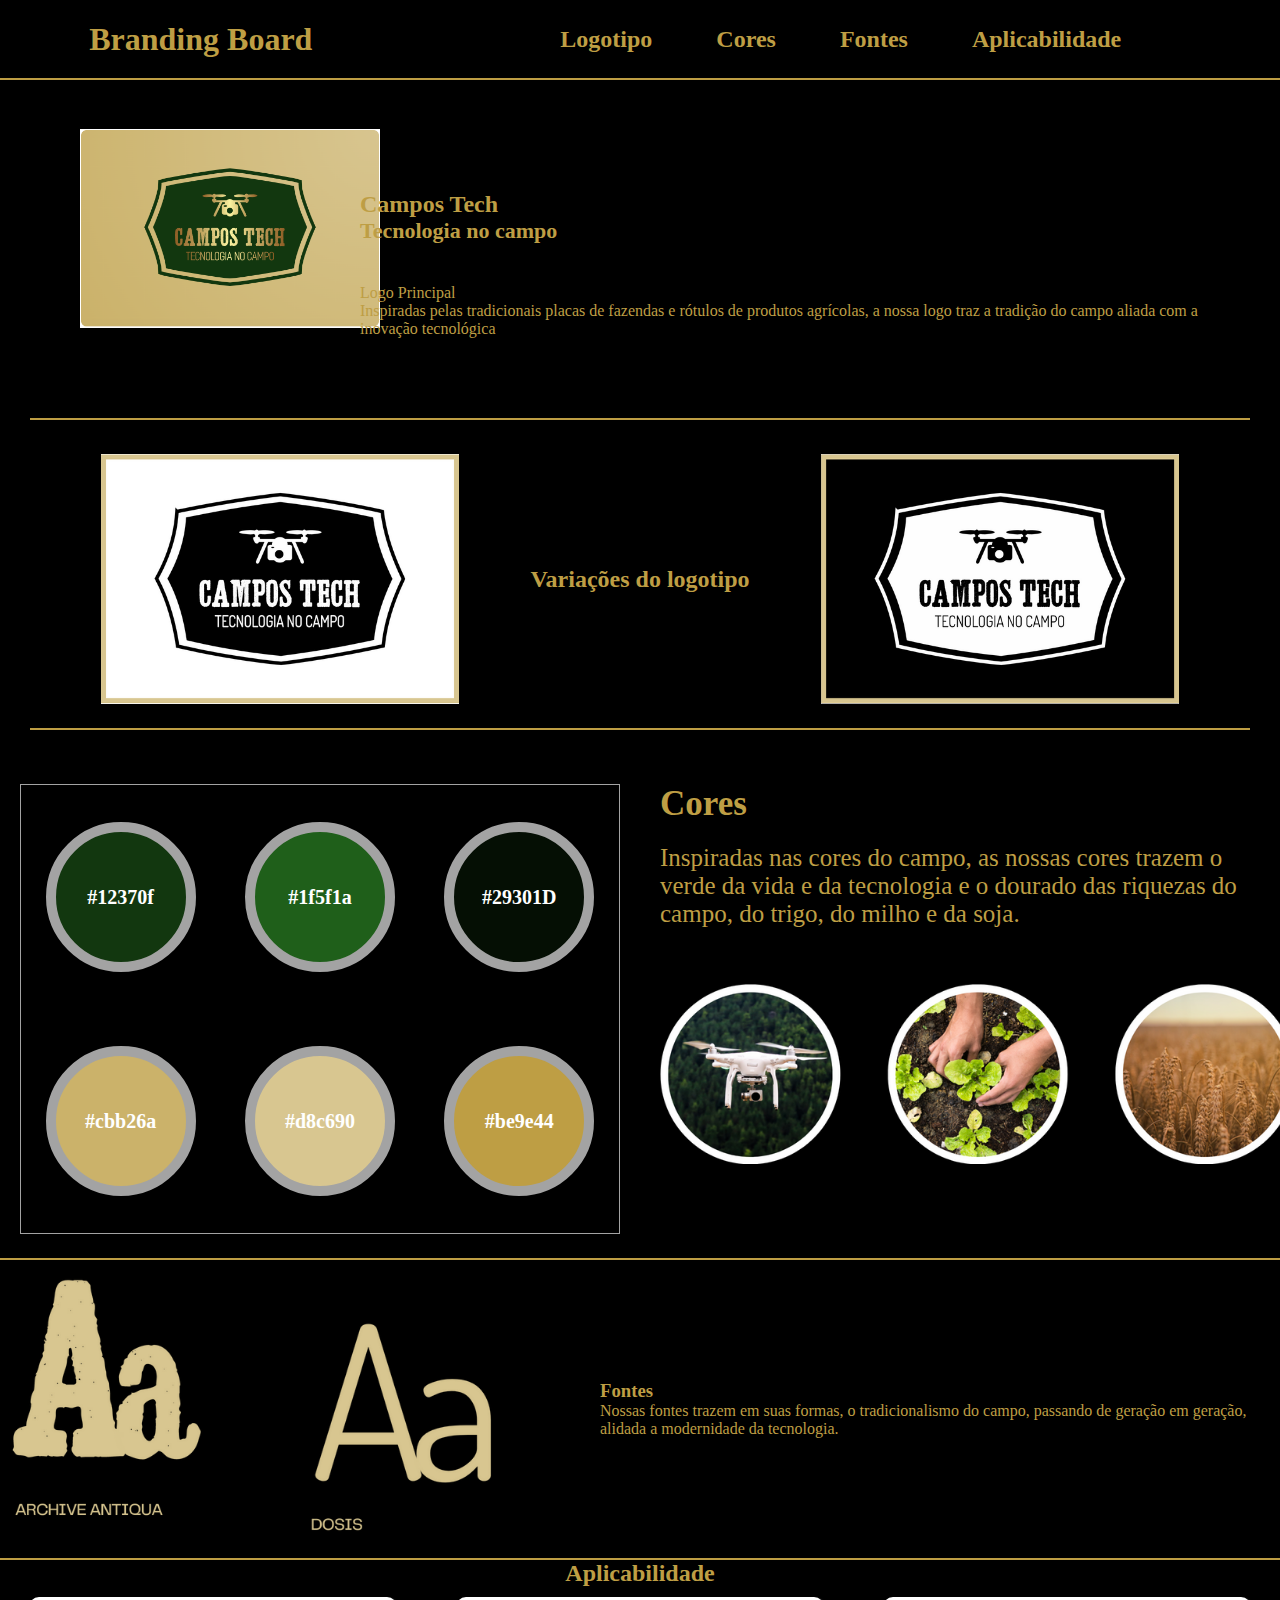
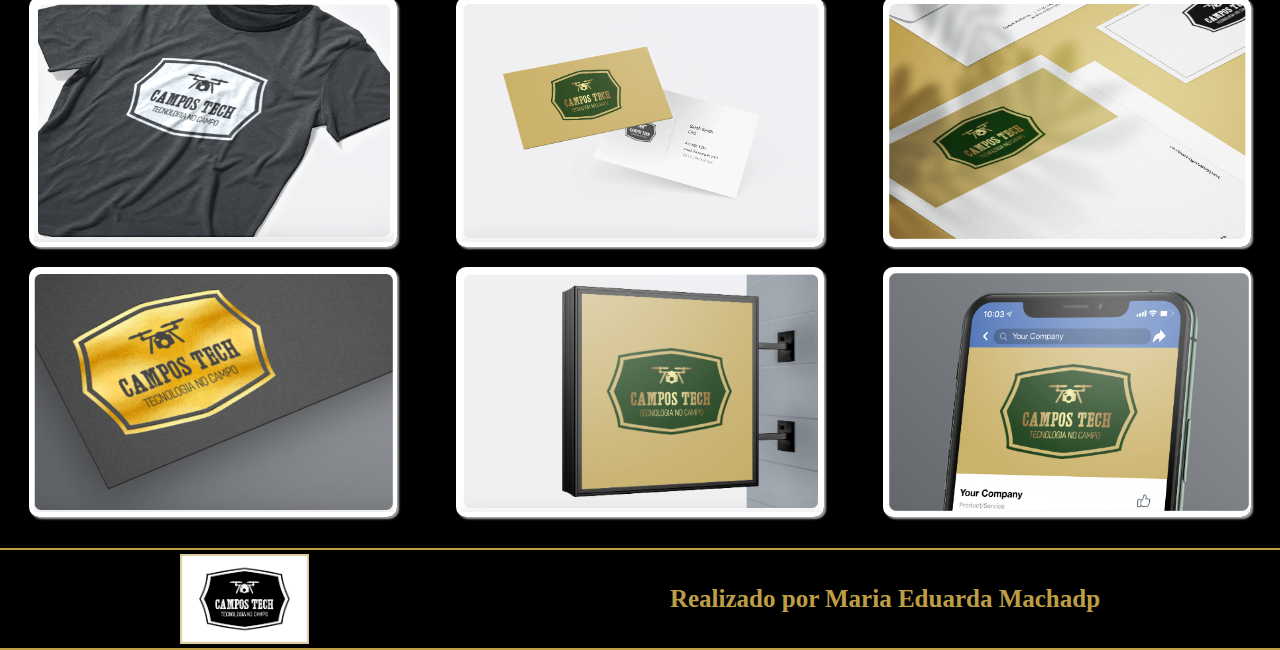
<file: Branding Board/index.html>
<!DOCTYPE html>
<html lang="pt-br">
<head>
    <meta charset="UTF-8">
    <meta name="viewport" content="width=device-width, initial-scale=1.0">
    <title>Brading Board</title>
    <link rel="stylesheet" href="estilo.css">
</head>
<body>
    <header>
        <h1>Branding Board</h1>
        <nav>
            <ul>
                <li><a href="#logotipo">Logotipo</a></li>
                <li><a href="#cores">Cores</a></li>
                <li><a href="#fontes">Fontes</a></li>
                <li><a href="#aplicabilidade">Aplicabilidade</a></li>
            </ul>
        </nav>
    </header>
    <section id="logotipo">
        <div id="logo_linha1">
            <figure>
                <img src="logo1.png" alt="logo_linha1" width="300px">
            </figure>
            <article>
                <h2>Campos Tech</h2>
                <h3>Tecnologia no campo</h3>
                <p>Logo Principal</p>
                <p>Inspiradas pelas tradicionais placas de fazendas e rótulos de produtos agrícolas, a nossa logo traz a tradição do campo aliada com a inovação tecnológica</p>
            </article>
        </div>
        <div id="logo_linha2">
           
            <figure>
                <img src="logo2.png" height="250px">
            </figure>
            <h2>Variações do logotipo</h2>
            <figure>
                <img src="logo3.png" height="250px">
            </figure>
        </div>
    </section>
    <section id="cores">
        <div id="circulo_cores">
            <div class="circulo" style="background-color:#12370f;">#12370f</div>
            <div class="circulo" style="background-color:#1f5f1a">#1f5f1a</div>
            <div class="circulo" style="background-color:#050f04">#29301D</div>
            <div class="circulo" style="background-color:#cbb26a">#cbb26a</div>
            <div class="circulo" style="background-color:#d8c690">#d8c690</div>
            <div class="circulo" style="background-color:#be9e44">#be9e44</div>            
        </div>
        <article>
            <h3>Cores</h3>
            <p>Inspiradas nas cores do campo, as nossas cores trazem o verde da vida e da tecnologia e o dourado das riquezas do campo, do trigo, do milho e da soja.</p><br><br>
            <figure>
            <img id="corespaleta" src="imagemredonda.png" height="180px">
        </figure>
        </article>
    </section>
    <section id="fontes">
        <figure class="fontes_box">
            <img src="fonte1.png" width="300px">
        </figure>
        <figure class="fontes_box">
            <img src="fonte2.png" width="300px">
        </figure>
        <article>
            <h3>Fontes</h3>
            <p>Nossas fontes trazem em suas formas, o tradicionalismo do campo, passando de geração em geração, alidada a modernidade da tecnologia.</p>
        </article>

    </section>
    <section id="aplicabilidade">
        <h2>Aplicabilidade</h2>
        <section id="grid_fotos">
            <figure>
                <img src="camiseta.png" height="240px">
            </figure>
            <figure>
                <img src="cartao.png" height="240px">
            </figure>
            <figure>
                <img src="envelope.png" height="240px">
            </figure>
            <figure>
                <img src="logodourada.png" height="240px">
            </figure>
            <figure>
                <img src="placa.png" height="240px">
            </figure>
            <figure>
                <img src="socialmedia.png" height="240px">
            </figure>
        </section>
    </section>
    <footer>
        <figure>
            <img src="logo2.png" height="90px">
        </figure>
        <h2>Realizado por Maria Eduarda Machadp</h2>
   
    </footer>

   
</body>
</html>
</file>
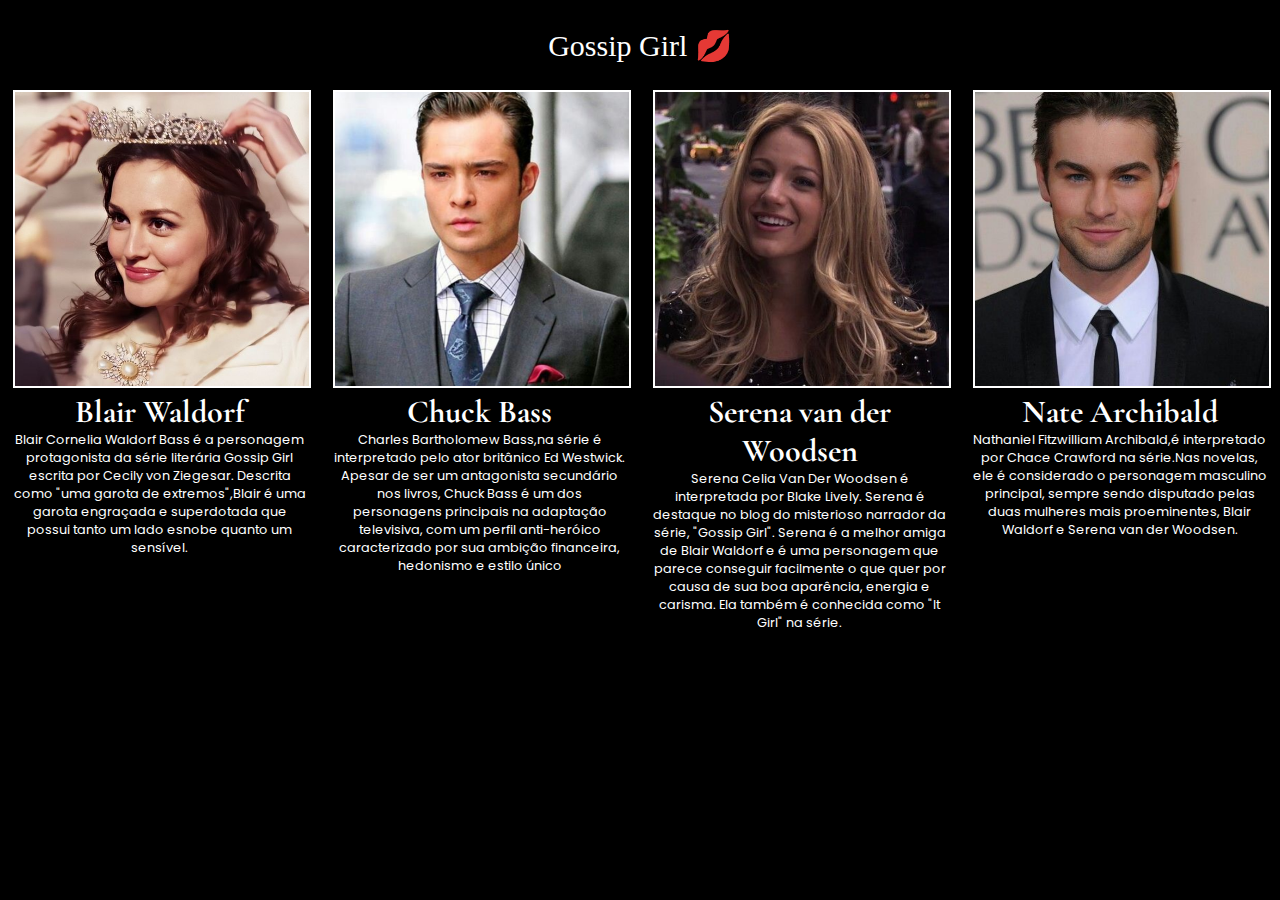
<file: Colunas Responsivas/index.html>
<!DOCTYPE html>
<html lang="pt-br">
<head>
    <style>
        @import url('https://fonts.googleapis.com/css2?family=Cormorant+Garamond:wght@600&family=Poppins&display=swap');
      </style>
    <meta charset="UTF-8">
    <meta name="viewport" content="width=device-width, initial-scale=1.0">
    <link rel="stylesheet" href="estilo.css">
    <title>Gossip Girl</title>
</head>
<body>
    <header>Gossip Girl 💋</header>
    <div class="linha">
        <div class="cl-25">
            <figure>
                <img src="blair.jpg" alt="blair">
            </figure>
            <h1>Blair Waldorf</h1>
            <p>Blair Cornelia Waldorf Bass é a personagem protagonista da série literária Gossip Girl escrita por Cecily von Ziegesar.
            Descrita como "uma garota de extremos",Blair é uma garota engraçada e superdotada que possui tanto um lado 
            esnobe quanto um sensível.
            </p>
        </div>
        <div class="cl-25">
            <figure>
                <img src="chuck.png" alt="chuck">
            </figure>
            <h1>Chuck Bass</h1>
        <p>Charles Bartholomew Bass,na série é interpretado pelo ator britânico Ed Westwick. Apesar de ser um antagonista secundário nos livros,
         Chuck Bass é um dos personagens principais na adaptação televisiva, com um perfil anti-heróico caracterizado por sua ambição financeira,
         hedonismo e estilo único</p>
         </div>
         <div class="cl-25">
            <figure>
                <img src="serena.png" alt="serena">
            </figure>
            <h1>Serena  van der Woodsen</h1>
            <p>Serena Celia Van Der Woodsen é interpretada por Blake Lively. Serena é destaque no blog do misterioso narrador da série, 
            "Gossip Girl". Serena é a melhor amiga de Blair Waldorf e é uma personagem que parece conseguir facilmente o que quer por causa
             de sua boa aparência, energia e carisma. Ela também é conhecida como "It Girl" na série.</p>
         </div>
        <div class="cl-25">
            <figure>
                <img src="nate.png" alt="nate">
            </figure>
            <h1>Nate Archibald</h1>
            <p>Nathaniel Fitzwilliam Archibald,é interpretado por Chace Crawford na série.Nas novelas, ele é considerado o personagem masculino 
            principal, sempre sendo disputado pelas duas mulheres mais proeminentes, Blair Waldorf e Serena van der Woodsen.</p>
        </div>
    </div>
</body>
</html>
</file>
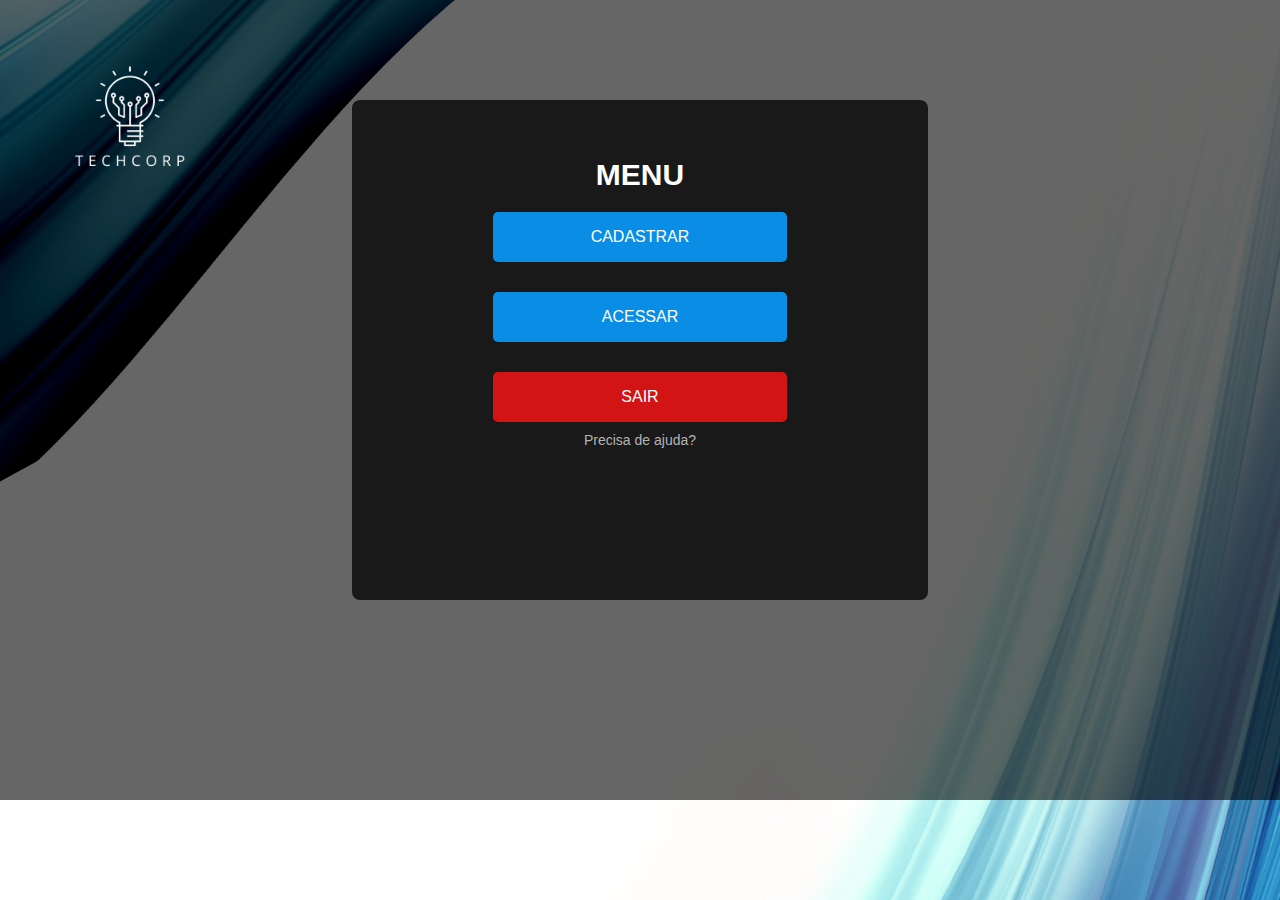
<file: Exercícios de JavaScript/index.html>
<!DOCTYPE html>
<html lang="pt-br">
<head> 
   <meta charset="UTF-8">
   <title>TechCorp</title>
   	<link rel="stylesheet" href="estilo.css">
   	<link rel="stylesheet" type="text/css" href="estilo.css">
   </head>
 <body>
    <header>
    	<figure>
    		<img src="tech.png" alt="logo TechCorp">
    	</figure>
    </header> 
    <main>
    	<section>
    		<div class="menu">
    			<h1>MENU</h1>
    			
                <div class="maria"><a href="tech2.html"><input type="submit" value="CADASTRAR" class="botao"></a></div>
                <div class="maria"><a href="acessar.html"><input type="submit" value="ACESSAR" class="botao"></a></div>
                <div class="maria"><a href="sair.html"><input type="submit" value="SAIR" class="botao vermelho"></a></div>
                <label class="lembrar" for="lembrarUser">Precisa de ajuda?</label>
            </div>
    	</section>
    </main>
    <footer>
    	
    </footer>
   </body>
  </html>
</file>
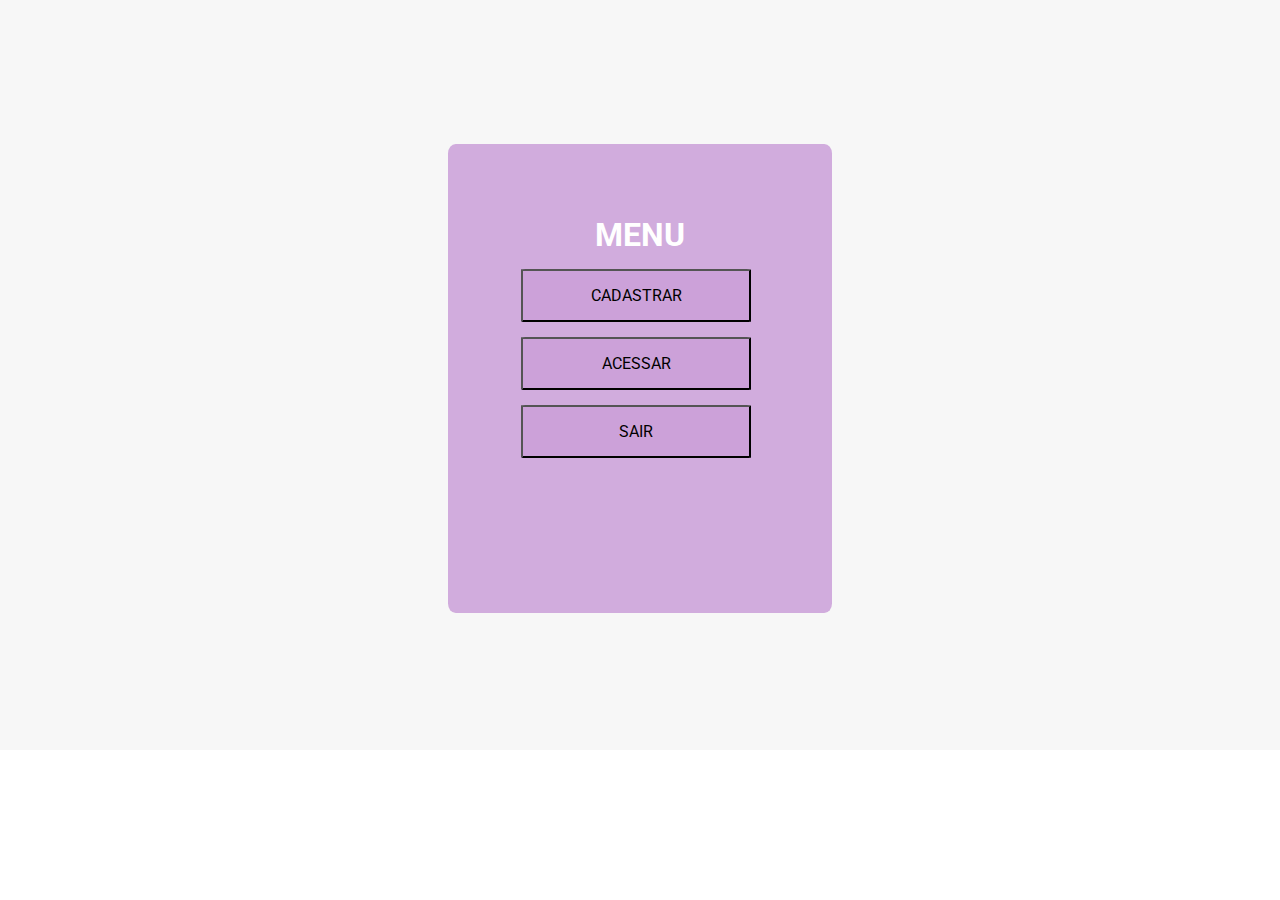
<file: Sistema de RH/index.html>
<!DOCTYPE html>
<html lang="pt-br">
<head>
    <style>
    @import url('https://fonts.googleapis.com/css2?family=Roboto&display=swap');
    </style>
    <meta charset="UTF-8">
    <link rel="stylesheet" href="estilo.css">
    <title>TECH</title>
</head>
<body>
    <header>
    </header>
    <main> 
            <div class="Menu">
            <h1>MENU</h1>
            <a href="cadastro.html"><button>CADASTRAR</button></a>
            <a href="login.html"><button>ACESSAR</button></a>
            <a href="logoff.html"><button>SAIR </button></a>
            </div>
      </main>
</body>
</html>
</file>
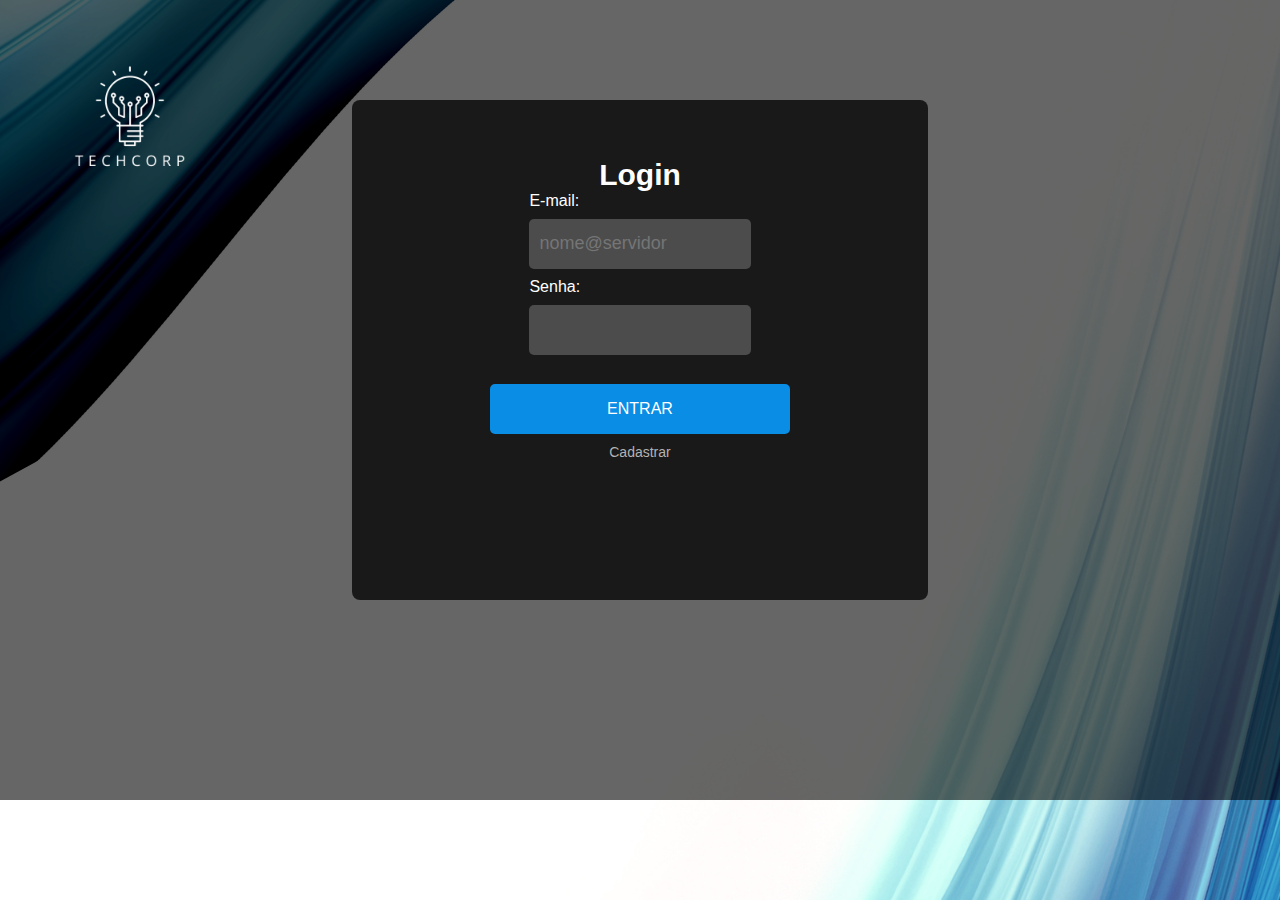
<file: Exercícios de JavaScript/acessar.html>
<!DOCTYPE html>
<html lang="pt-br">
<head> 
   <meta charset="UTF-8">
   <title>TechCorp</title>
   	<link rel="stylesheet" href="estilo.css">
   	<link rel="stylesheet" type="text/css" href="estilo.css">
   </head>
 <body>
    <header>
    	<figure>
    		<img src="tech.png" alt="logo TechCorp">
    	</figure>
    </header> 
    <main>
      <section>
    		<div class="menu">
    			<h1>Login</h1>
                <div class="form_coluna">
                    <label>E-mail:</label>
                    <input type="email" name="campoemail" placeholder="nome@servidor" required maxlength="5" size="20" class="campoemail">
                </div>
                <div class="form_coluna">
                    <label>Senha:</label>
                    <input type="text" name="campotext">
                  </div>
                  <input type="submit" value="ENTRAR" class="botao">
                  <label class="lembrar" for="lembrarUser">Cadastrar</label>
            </div>
        </section>
    </main>
</body>
</file>
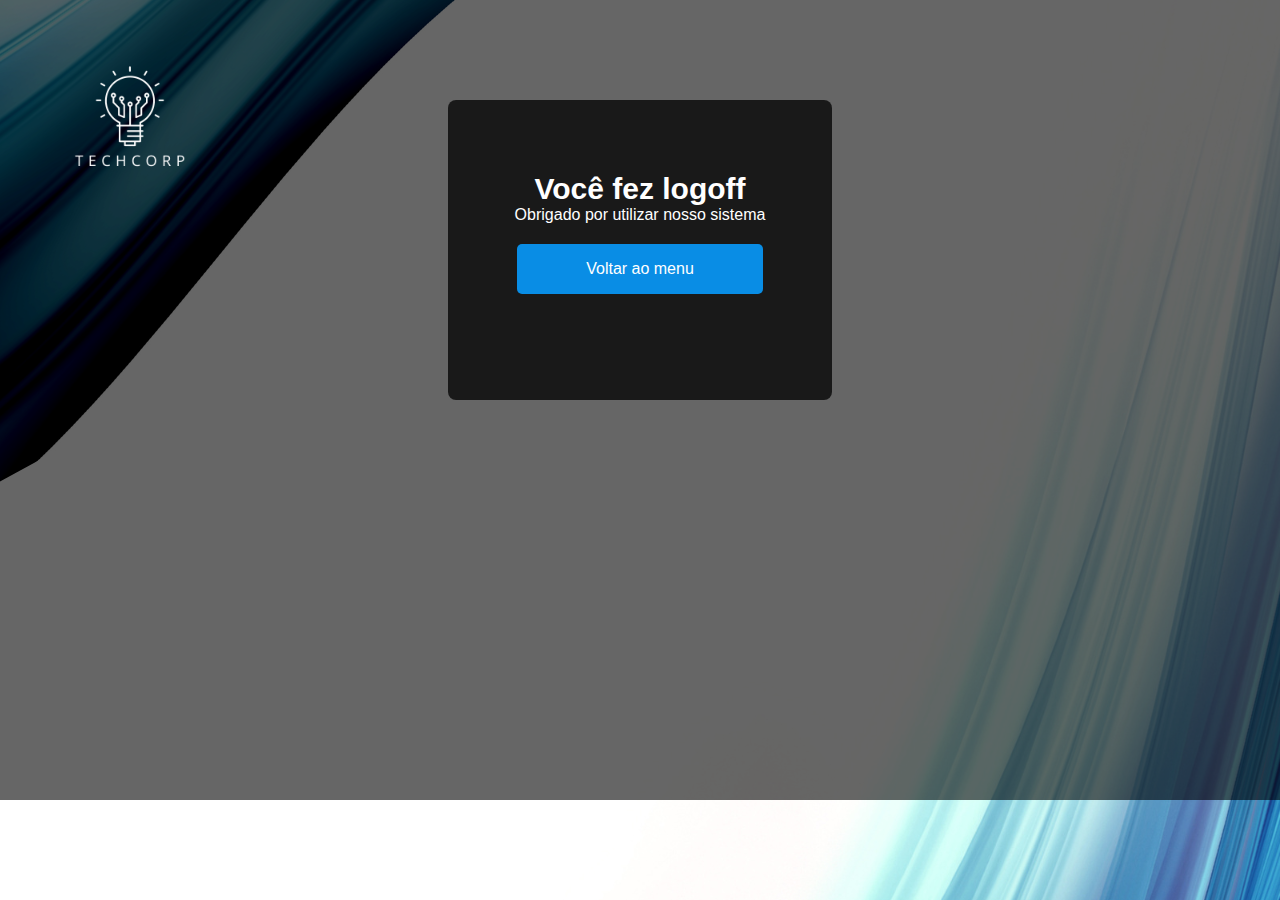
<file: Exercícios de JavaScript/sair.html>
<!DOCTYPE html>
<html lang="pt-br">
<head> 
   <meta charset="UTF-8">
   <title>TechCorp</title>
   	<link rel="stylesheet" href="estilo.css">
   	<link rel="stylesheet" type="text/css" href="estilo.css">
   </head>
 <body>
    <header>
    	<figure>
    		<img src="tech.png" alt="logo TechCorp">
    	</figure>
    </header> 
    <main>
        <section style="width: 30%; height:300px;  margin: 0; padding: 0;">
    		<div class="menu" style="height: 200px;">
    			<h1>Você fez logoff</h1>
                <p>Obrigado por utilizar nosso sistema</p>
                <input type="submit" value="Voltar ao menu" class="botao">
            </div>
        </section>
    </main>
</body>
</file>
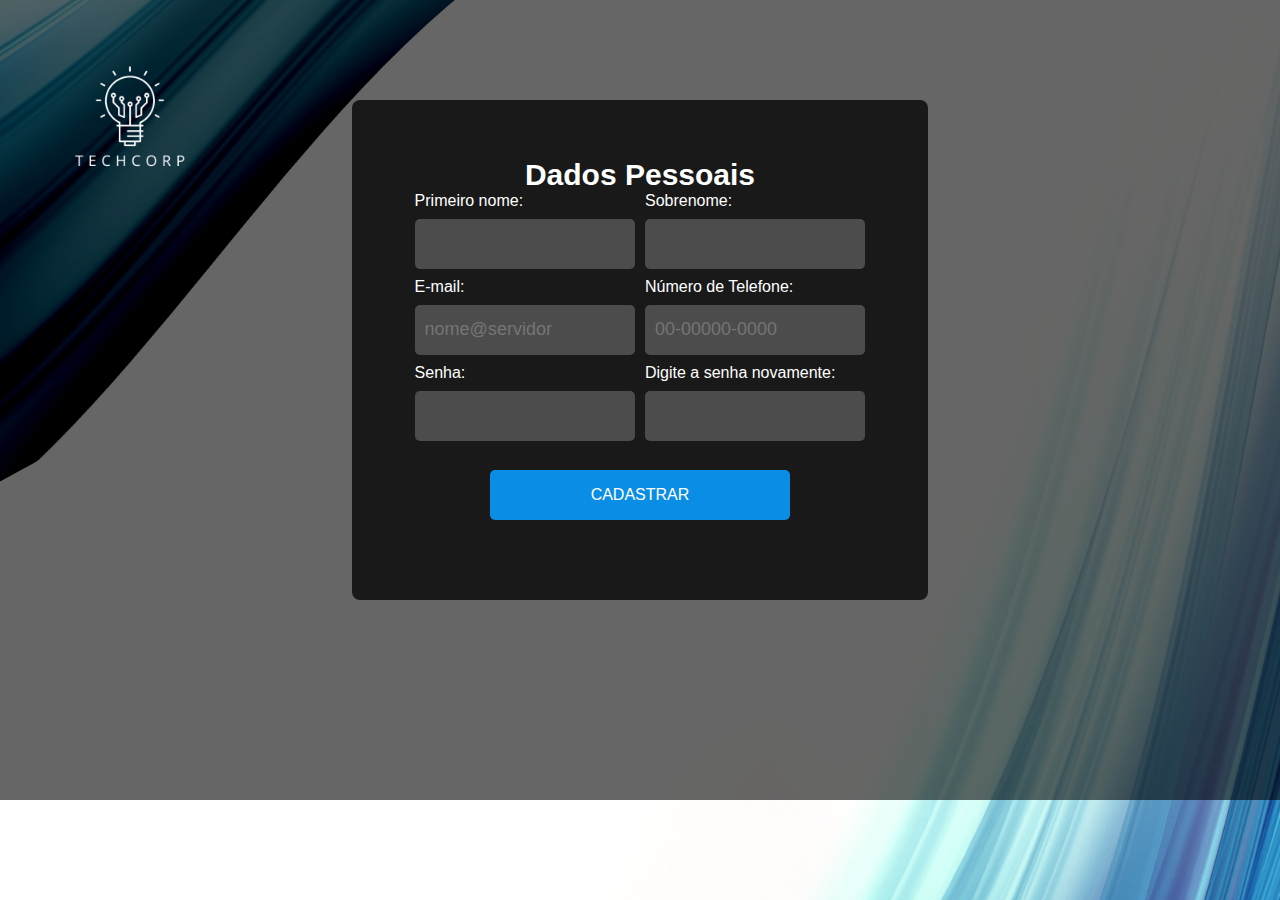
<file: Exercícios de JavaScript/tech2.html>
<!DOCTYPE html>
<html lang="pt-br">
<head> 
   <meta charset="UTF-8">
   <title>TechCorp</title>
   	<link rel="stylesheet" href="estilo.css">
   	<link rel="stylesheet" type="text/css" href="estilo.css">
   </head>
 <body>
    <header>
    	<figure>
    		<img src="tech.png" alt="logo TechCorp">
    	</figure>
    </header> 
    <main>
      <section>
    	<div class="menu">
    	   <form>
    	   			<h1>Dados Pessoais</h1>
    	            <div class="form_linha">
    	               <div class="form_coluna">
    	                  <label>Primeiro nome:</label>
    	                  <input type="text" name="campotext">
    	               </div>
                     <div class="form_coluna">
    	               <label>Sobrenome:</label>
    	               <input type="text" name="campotext">
                     </div>
    	            </div>
    	   		   <div class="form_linha">
                     <div class="form_coluna">
    	               <label>E-mail:</label>
    	               <input type="email" name="campoemail" placeholder="nome@servidor" required maxlength="5" size="20" class="campoemail">
                     </div>
                     <div class="form_coluna">
    	               <label>Número de Telefone:</label>
    	               <input type="number" name="campotelefone" placeholder="00-00000-0000"required maxlength="11" class="campotelefone">
                     </div>
    	            </div>
    	            <div class="form_linha">
                     <div class="form_coluna">
    	               <label>Senha:</label>
    	               <input type="text" name="campotext">
                     </div>
                     <div class="form_coluna">
    	               <label>Digite a senha novamente:</label>
    	               <input type="text" name="campotext">
                     </div>
    	            </div>
    	         </form>
                <input type="submit" value="CADASTRAR" class="botao">
    	</div>
      </secion>
    </main>
    <footer>
    	
    </footer>
   </body>
  </html>
</file>
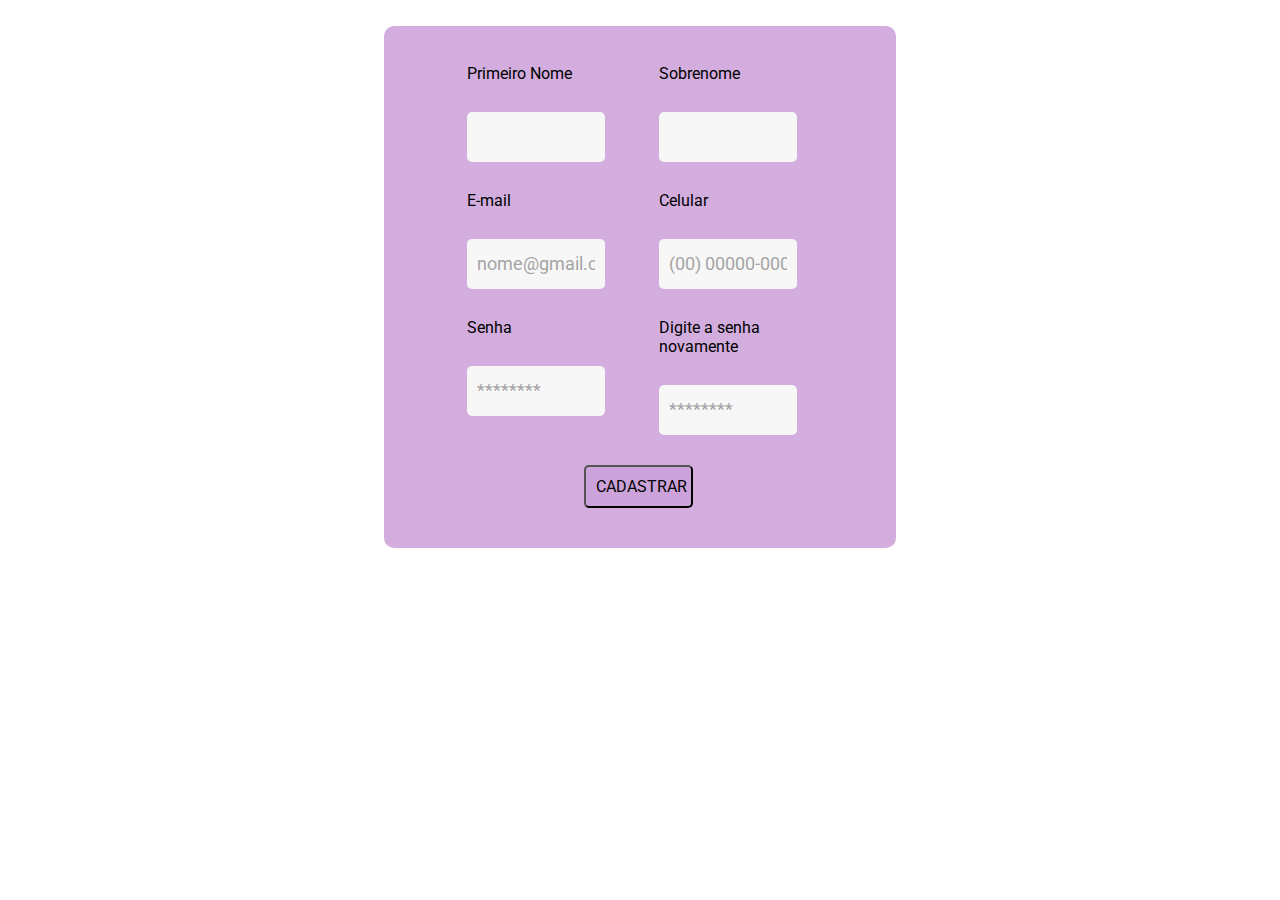
<file: Sistema de RH/cadastro.html>
<!DOCTYPE html>
<html lang="pt-br">
<head>
    <style>
        @import url('https://fonts.googleapis.com/css2?family=Roboto&display=swap');
      </style>
    <meta charset="UTF-8">
    <link rel="stylesheet" href="estilo.css">
    <title>Tech Cadastro</title>
</head>
<body>
    <section id="CADASTRO">
        <form>
            <div class="form_row">
              <div class="form_col">
                <label>Primeiro Nome</label><br>
                <input type="text" name="name" size="40" required ><br>
              </div>
              <div class="form_col">
                <label>Sobrenome</label><br>
                <input type="text" name="sobrenome" size="20" required><br>
              </div>
            </div>
    
            <div class="form_row">
              <div class="form_col">
                <label>E-mail</label><br>
                <input type="email" name="e-mail" size="40" placeholder="nome@gmail.com" required><br>
              </div>
              <div class="form_col">
                <label>Celular</label><br>
                <input type="tel" name="telefone" size="18" placeholder="(00) 00000-0000" required maxlength="14"><br>
              </div>
            </div>
    
            <div class="form_row">
              <div class="form_col">
                <label>Senha</label><br>
                <input type="text" name="senha" size="20" placeholder="********" required><br>
              </div>
              <div class="form_col">
                <label>Digite a senha novamente</label><br>
                <input type="text" name="senha" size="20" placeholder="********" required><br>
              </div>
            </div>
          </form>
          <a href="index.html"><input type="submit" name="botao" value="CADASTRAR" class="botao"></a>
    </section>
</body>
</html>
</file>
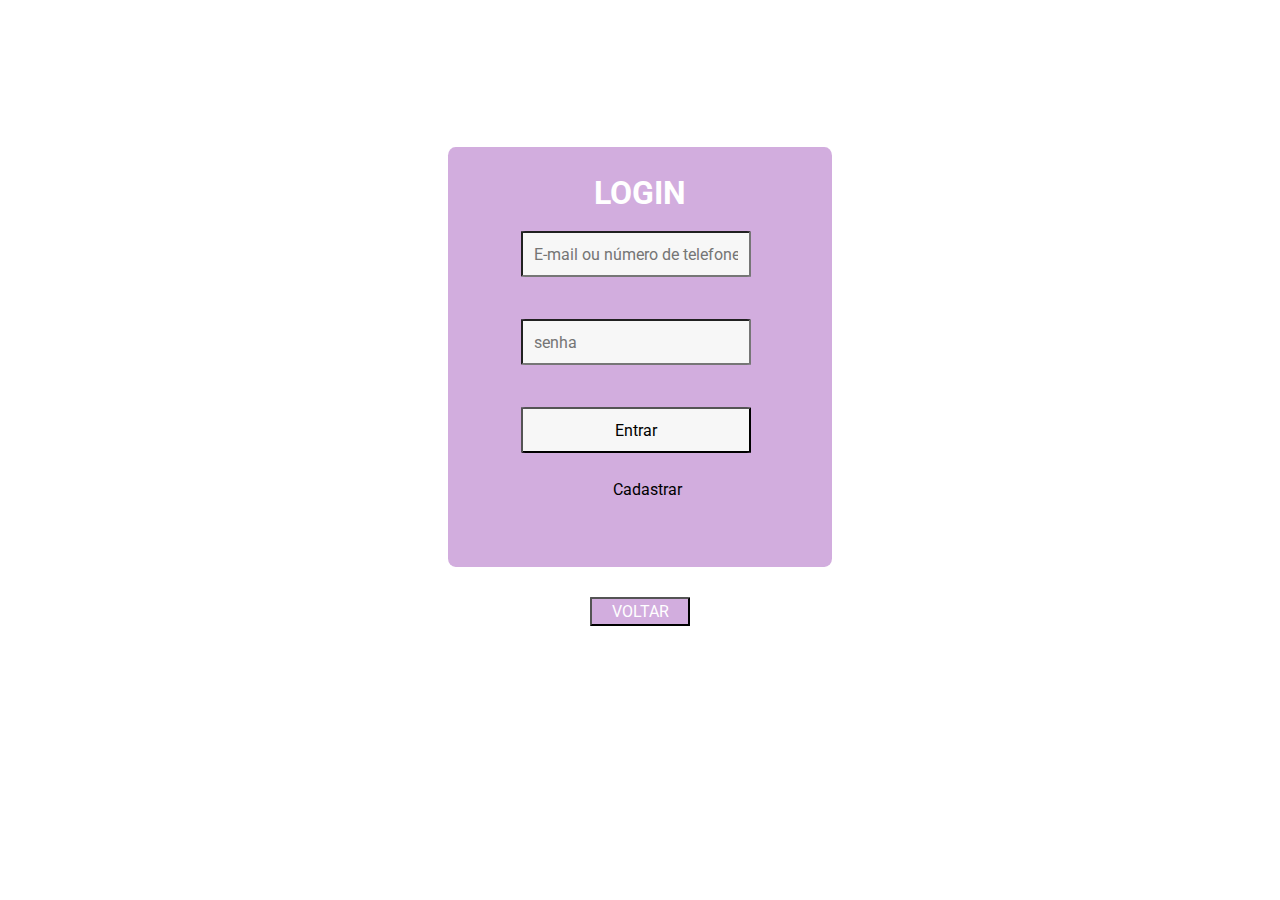
<file: Sistema de RH/login.html>
<!DOCTYPE html>
<html lang="pt-br">
<head>
    <style>
        @import url('https://fonts.googleapis.com/css2?family=Roboto&display=swap');
      </style>
    <meta charset="UTF-8">
    <link rel="stylesheet" href="estilo.css">
    <title>Tech Login</title>
</head>
<body>
    <section id="Acesso">
        <div class="LOGIN">
            <form>
                <h1>LOGIN</h1>
                <input type="text" name="user" placeholder="E-mail ou número de telefone" required><br>
                <input type="password" name="senha" placeholder="senha " required><br>
                <input type="submit" value="Entrar"><br>
                <a href="cadastro.html" class="ajuda">Cadastrar</a>
              </form>
        </div>
        <a href="index.html" style="height: 50px; width:100px ;"><button>VOLTAR</button></a>
    </section>  
</body>
</html>
</file>
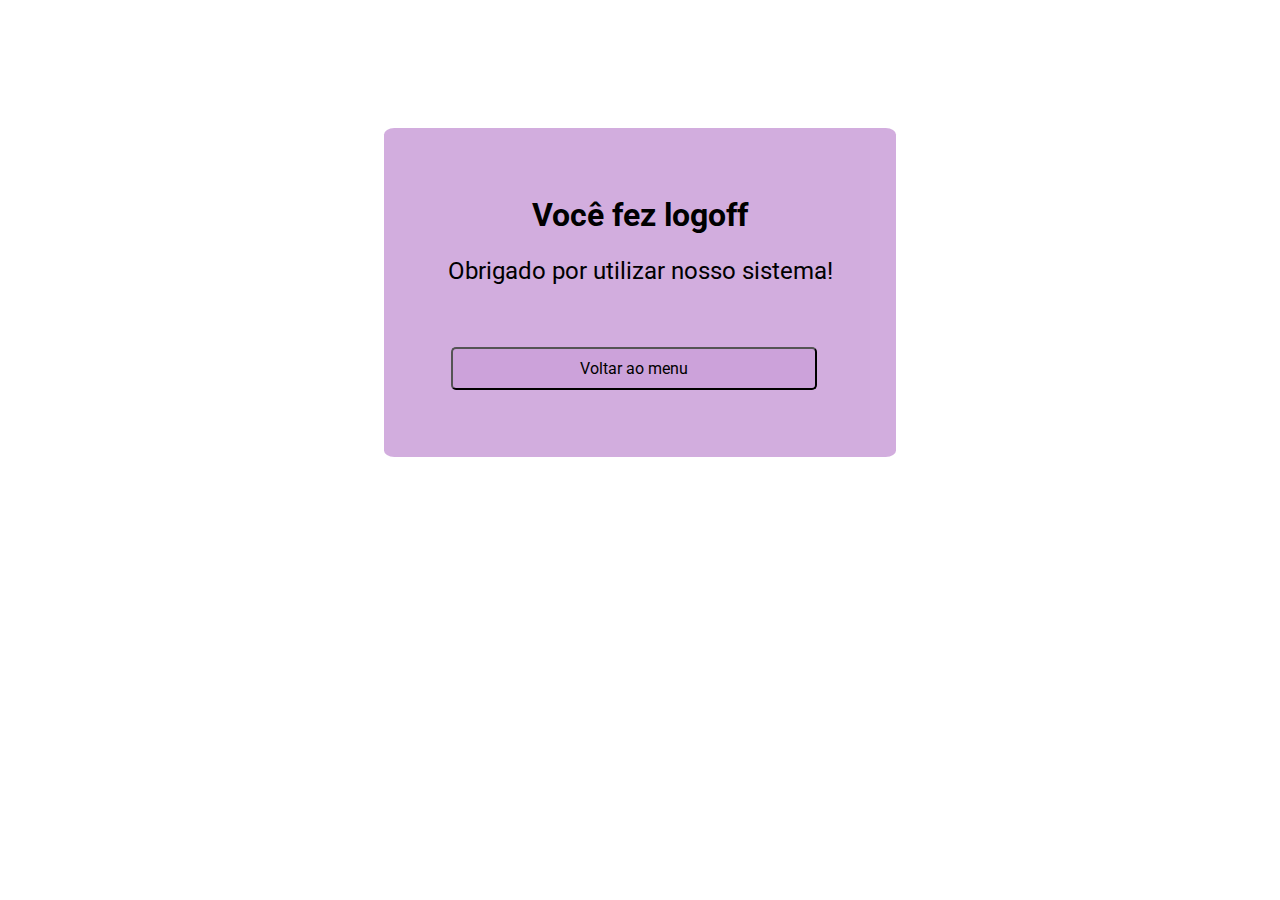
<file: Sistema de RH/logoff.html>
<!DOCTYPE html>
<html lang="pt-br">
<head>
    <style>
        @import url('https://fonts.googleapis.com/css2?family=Roboto&display=swap');
      </style>
    <title>Logoff</title>
<meta charset="utf-8">
<link rel= "stylesheet" href="estilo.css">
</head>
<body>
    <section id="logoff">
        <div class="saida">
        <h3>Você fez logoff</h3>
        <p>Obrigado por utilizar nosso sistema!</p>
        <a href="index.html"><input type="submit" name="botao" value="Voltar ao menu" class="botao"></a>
        </div>
    </section>
</body>
</html>
</file>
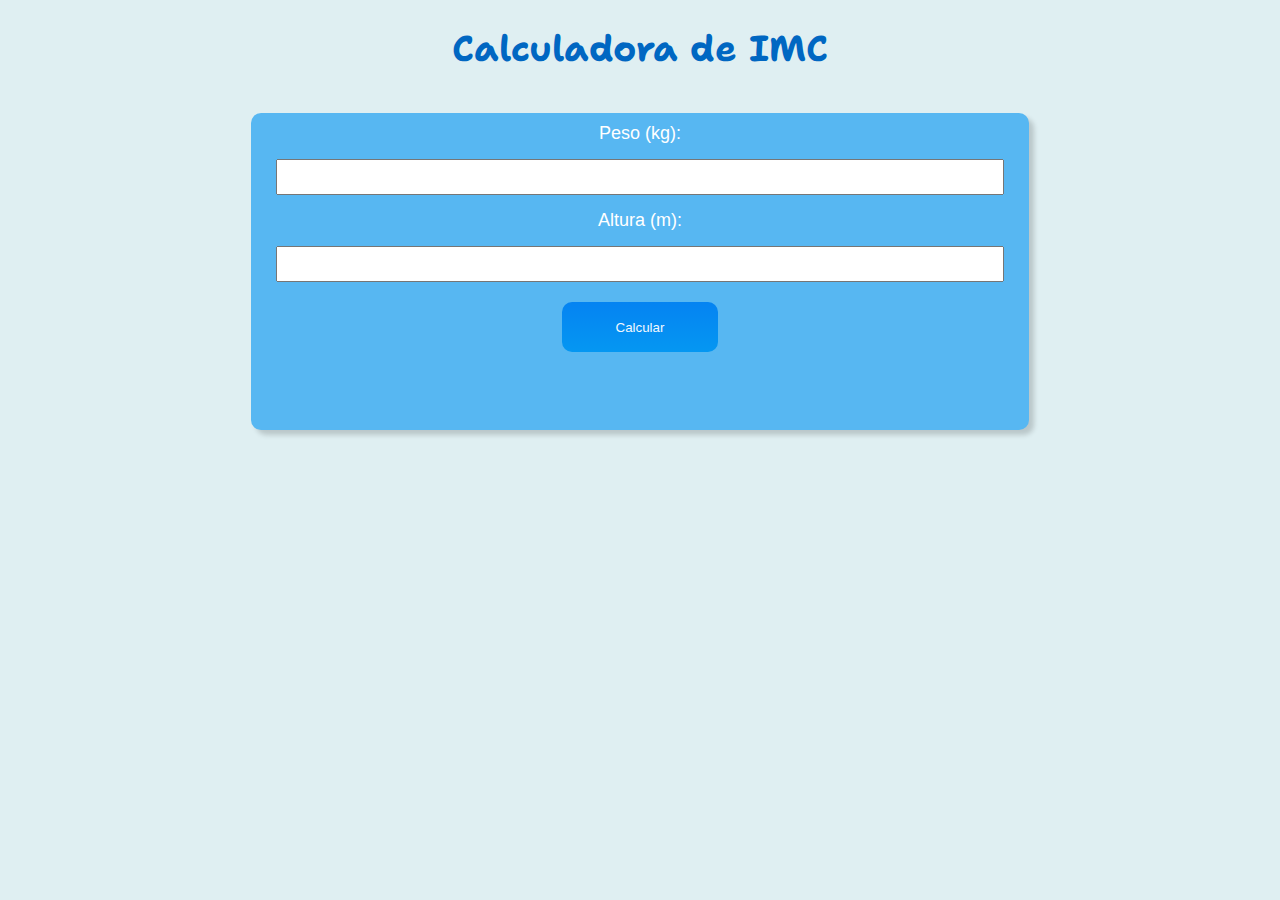
<file: Trabalho em Duplas/exercicio1.html>
<!DOCTYPE html>
<html lang="pt-br">
<head>
  <link rel="preconnect" href="https://fonts.googleapis.com">
<link rel="preconnect" href="https://fonts.gstatic.com" crossorigin>
<link href="https://fonts.googleapis.com/css2?family=Shantell+Sans:wght@500&display=swap" rel="stylesheet">
    <meta charset="UTF-8">
    <meta name="viewport" content="width=device-width, initial-scale=1.0">
    <link rel="stylesheet" href="style.css">
    <title>Calculadora de IMC</title>
<body> 

  <!-- Cabeçalho da página --> 

  <h1>Calculadora de IMC</h1> 

  
<div class="box">
  <!-- Rótulo e campo de entrada para o peso em quilogramas (kg) --> 

  <label for="peso">Peso (kg):</label> 

  <input type="number" id="peso"> 

  <!-- Rótulo e campo de entrada para a altura em metros (m) --> 

  <label for="altura">Altura (m):</label> 

  <input type="number" id="altura"> 

  <!-- Botão que chama a função "calcularIMC" quando clicado --> 

  <button onclick="calcularIMC()">Calcular</button> 


  <!-- Parágrafo onde exibiremos o resultado do cálculo --> 

  <p id="resultado"></p> 

  <script> 

    // Início da seção de script em JavaScript 

    // Função para calcular o IMC 

    function calcularIMC() { 

      // Obtém o valor do peso e da altura a partir dos campos de entrada 

      var peso = parseFloat(document.getElementById('peso').value); 

      var altura = parseFloat(document.getElementById('altura').value); 

  
      // Calcula o IMC 

      var imc = peso / (altura * altura); 

      // Variável para armazenar o resultado 

      var resultado; 

      // Verifica se o IMC é inválido (NaN ou menor ou igual a zero) 

      if (isNaN(imc) || imc <= 0) { 

        resultado = "Por favor, insira valores válidos."; 

      } else if (imc < 18.5) { 

        resultado = "Abaixo do peso"; 

      } else if (imc < 24.9) { 

        resultado = "Peso normal"; 

      } else if (imc < 29.9) { 

        resultado = "Sobrepeso"; 

      } else { 

        resultado = "Obeso"; 

      } 

      // Exibe o resultado no parágrafo com o ID 'resultado' 

      document.getElementById('resultado').textContent = "Seu IMC é " + imc.toFixed(2) + " - " + resultado; 

    } 

    // Fim da seção de script em JavaScript 

  </script> 
  </div>
</body> 
</html> 
<!-- Fim do documento HTML -->
</file>
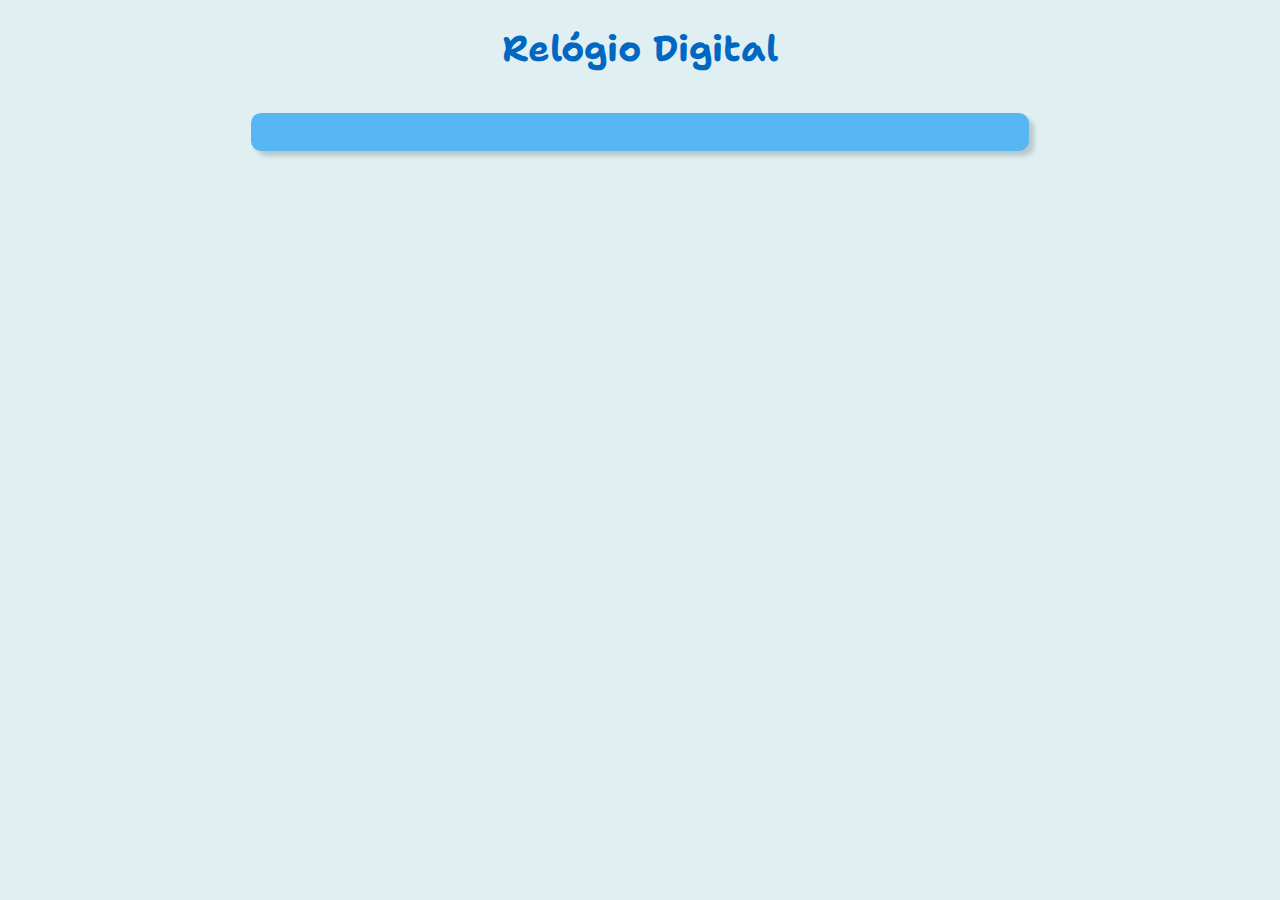
<file: Trabalho em Duplas/exercicio2.html>
<!DOCTYPE html>
<html lang="pt-br">
<head>
  <link rel="preconnect" href="https://fonts.googleapis.com">
<link rel="preconnect" href="https://fonts.gstatic.com" crossorigin>
<link href="https://fonts.googleapis.com/css2?family=Shantell+Sans:wght@500&display=swap" rel="stylesheet">
    <meta charset="UTF-8">
    <meta name="viewport" content="width=device-width, initial-scale=1.0">
    <link rel="stylesheet" href="style.css">
    <title>Relógio Digital</title> 
</head>
<body>
      <!-- Cabeçalho da página --> 

  <h1>Relógio Digital</h1> 

  <!-- Parágrafo onde exibiremos a hora atual --> 
<div class="box">
  <p id="hora"></p> 

  <script> 

    // Início da seção de script em JavaScript 

    // Função para atualizar a hora 

    function atualizarHora() { 

      // Obtém a data e hora atual 

      var agora = new Date(); 

      // Obtém as horas, minutos e segundos, e adiciona zeros à esquerda se necessário 

      var horas = agora.getHours().toString().padStart(2, '0'); 

      var minutos = agora.getMinutes().toString().padStart(2, '0'); 

      var segundos = agora.getSeconds().toString().padStart(2, '0'); 

      // Formata a hora atual no formato "HH:MM:SS" 

      var horaAtual = horas + ":" + minutos + ":" + segundos; 

      // Exibe a hora atual no parágrafo com o ID 'hora' 

      document.getElementById('hora').textContent = "Hora atual: " + horaAtual; 

    } 

    // Define um intervalo de atualização a cada 1000 milissegundos (1 segundo) 

    setInterval(atualizarHora, 1000); 

    // Fim da seção de script em JavaScript 

  </script> 
  </div>
</body>
</html>
</file>
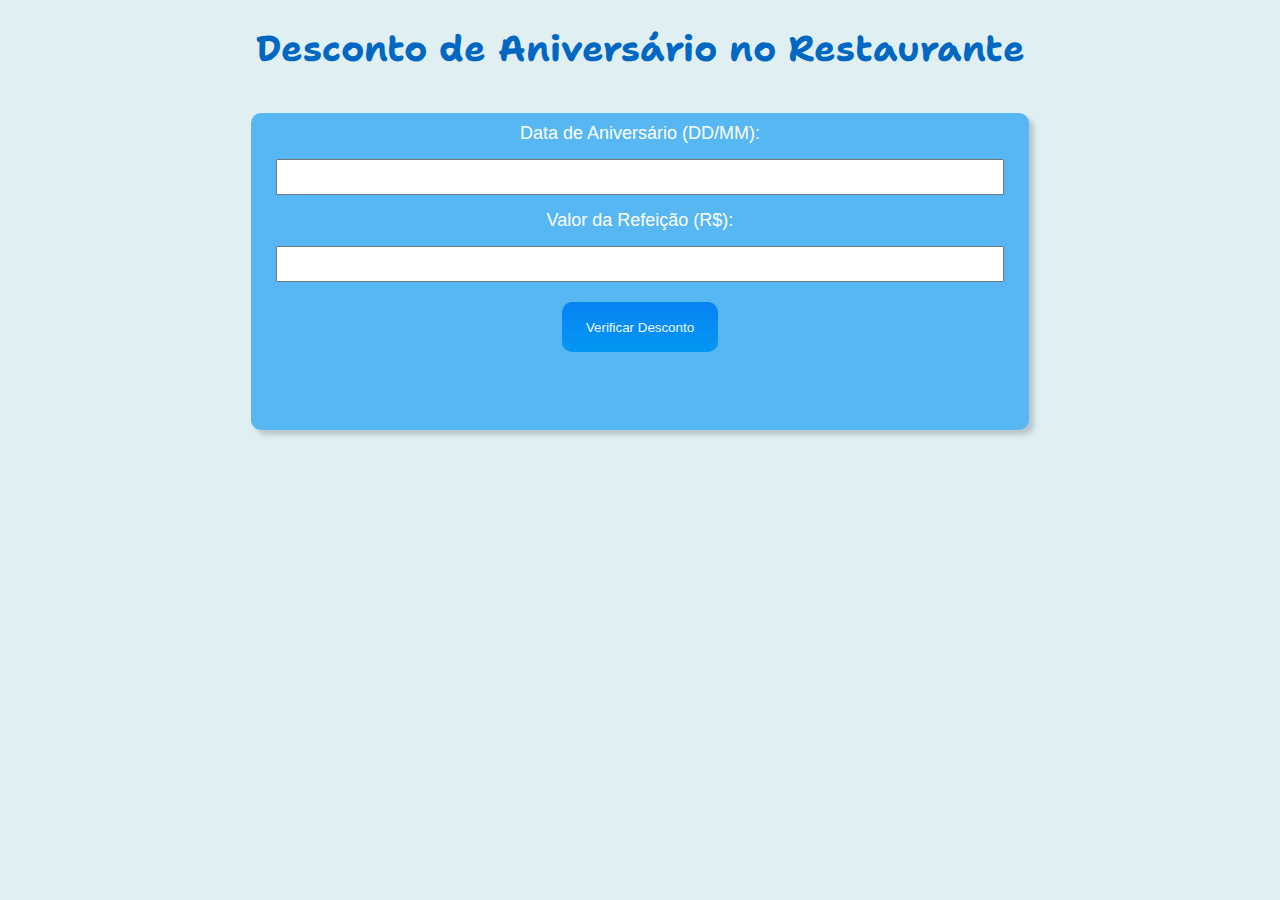
<file: Trabalho em Duplas/exercicio3.html>
<!DOCTYPE html>
<html lang="pt-br">
<head>
    <link rel="preconnect" href="https://fonts.googleapis.com">
<link rel="preconnect" href="https://fonts.gstatic.com" crossorigin>
<link href="https://fonts.googleapis.com/css2?family=Shantell+Sans:wght@500&display=swap" rel="stylesheet">
    <meta charset="UTF-8">
    <meta name="viewport" content="width=device-width, initial-scale=1.0">
    <link rel="stylesheet" href="style.css">
    <title>Desconto de Aniversário no Restaurante</title>
</head>
<body>
    <h1>Desconto de Aniversário no Restaurante</h1> 

<div class="box">
    <label for="dataAniversario">Data de Aniversário (DD/MM):</label> 

    <input type="text" id="dataAniversario"> 

    <label for="valorRefeicao">Valor da Refeição (R$):</label> 

    <input type="number" id="valorRefeicao"> 

    <button onclick="verificarDesconto()">Verificar Desconto</button> 

    <p id="resultado"></p> 
    <script> 

        // Função para verificar o desconto de aniversário 

        function verificarDesconto() { 

            // Solicita a data de aniversário ao usuário 

            var dataAniversario = document.getElementById('dataAniversario').value; 

            var valorRefeicao = parseFloat(document.getElementById('valorRefeicao').value); 

            // Obtém a data atual 

            var dataAtual = new Date(); 

            var diaAtual = dataAtual.getDate().toString().padStart(2, '0'); 

            var mesAtual = (dataAtual.getMonth() + 1).toString().padStart(2, '0'); // Mês começa do zero 

            var dataFormatada = diaAtual + '/' + mesAtual; 

            // Verifica se é o aniversário do usuário 

            if (dataFormatada === dataAniversario) { 

                // Aplica um desconto de 30% se for o aniversário 

                var desconto = valorRefeicao * 0.3; 

                var valorFinal = valorRefeicao - desconto; 

                document.getElementById('resultado').textContent = "Parabéns! Hoje é o seu aniversário. Valor da refeição com desconto: R$" + valorFinal.toFixed(2); 

            } else { 

                // Mostra o valor total da refeição se não for o aniversário 

                document.getElementById('resultado').textContent = "Hoje não é o seu aniversário. Valor total da refeição: R$" + valorRefeicao.toFixed(2); 

            } 

        } 

    </script> 
</div>
</body>
</html>
</file>
<file: Colunas Responsivas/estilo.css>
/* DOCUMENTO CSS */ 
* {
    margin:0;
    padding: 0;
}
body {
    color: #fff;
    background-color: #000;
    font-family: revert;
    font-size: 16px;
    text-align: center;
}
header {
    height: 90px;
    background-color: #000;
    display: flex;
    flex-direction: row;
    justify-content: space-around;
    align-items: center;
    font-size: 30px;
}
.linha {
    display: flex;
    width: 100%;
    justify-content: space-around;
    flex-wrap: wrap;
    height: 550px;

}
.linha h1 {
    font-family: 'Cormorant Garamond', serif;
}
.linha p {
    font-family: 'Poppins', sans-serif;
    font-size: 80%;
}
.cl-25 {
    width: 23%;
    height: 100%;
    margin:0;
}

.cl-25 figure img {
    width: 100%;
    border: 2px solid white;
}
@media screen and (max-width: 1200px) {
    .cl-25 {
        width: 48%;
    }
}
@media screen and (max-width: 768px) {
    .cl-25 {
        width: 100%;
        margin: 0;
    }
}
</file>
<file: Trabalho em Duplas/style.css>
body {
    background-color: #DFEFF2;
    font-family: 'Montserrat', sans-serif;
    font-size: 18px;
    text-align: center;
}
body h1 {
    font-family: 'Shantell Sans', cursive;
    color: #0067c2;

}
.box {
    color:white;
    width: 60%;
    height: 150%;
    margin: 40px auto;
    border: 2px #0597F2;
    background-color: #57B7F2;
    border-radius: 10px;
    box-shadow: 5px 5px 5px #0101012b;
    padding: 10px 10px 10px 10px;
}
input {
    height: 30px;
    width: 95%;
    margin-bottom: 15px;
    margin-top: 15px;
}
#res {
    text-align: center;
    margin-bottom: 20px;
}
button {
    border: 0px;
    font-family: 'Montserrat', sans-serif;
    width: 156px;
    height:50px;
    border-radius: 10px;
    margin: 5px 4px 50px;
    -webkit-transition: all 0.3s;
    -moz-transition: all 0.3s;
    transition: all 0.3s;
    background: linear-gradient(180deg,#0583F2 0%, #0597F2 100%);
    color: aliceblue;
}
button:hover {
    background: #0583F2;
  }
</file>
<file: Branding Board/estilo.css>
/* DOCUMENTO CSS */                                                                                       
/*RESET*/
* {
    margin: 0;
    padding: 0;
    box-sizing: border-box;
}
body {
    color: #be9e44;
    background-color: #fff;
    font-family: revert;
    font-size: 16px;
}
header {
    height: 80px;
    background-color: #000;
    display: flex;
    flex-direction: row;
    justify-content: space-around;
    align-items: center;
    border-bottom: 2px solid #be9e44;
}
nav {
    width: 700px;
    height: 80px;
    display: flex;
    flex-direction: row;
    justify-content: center;
    align-items: center;
}
nav ul li {
    display: inline;
    list-style: none;
}
nav ul li a {
    padding: 0 30px;
    font-size: 24px;
    text-decoration: none;
    color: #be9e44;
    font-weight: 600;
}
nav ul li a:hover{
    text-decoration: underline;
}
/*
SEÇÃO LOGOTIPO
*/
#logotipo {
    height: 680px;
    background-color: #000;
    padding: 30px;
   
}
#logotipo #logo_linha1 {
    height: 310px;
    border-bottom: 2px solid #be9e44;
    margin-bottom: 10px;
    display: flex;
    flex-direction: row;
    justify-content: space-around;
    align-items: center;
}
#logotipo #logo_linha1 figure {
    height: 280px;
    width: 280px;
    margin-top: 10px;
    margin-left: 50px;
   
}
#logotipo #logo_linha1 article {
    width: 900px;
}
#logotipo #logo_linha1 article h3 {
   font-size: 22px;
    margin-bottom: 40px;
}
#logotipo #logo_linha2 {
    height: 300px;
    display: flex;
    flex-direction: row;
    justify-content: space-evenly;
    align-items: center;
    border-bottom: 2px solid #be9e44;
}
#logotipo #logo_linha2 figure {
    width: 280px;
    height: 280px;
    display: flex;
    align-items: center;
    justify-content: center;
   
}
/*
SEÇÃO CORES
 */
#cores {
    height: 500px;
    background-color: #000;
    display: flex;
    flex-direction: row;
    justify-content: space-around;
    align-items:center ;
    border-bottom: 2px solid #be9e44;
}
#cores #circulo_cores {
    width: 600px;
    height: 450px;
    border: 1px solid #a3a3a3;
    display: flex;
    flex-direction: row;
    justify-content: space-around;
    align-items: center;
    flex-wrap: wrap;
    color: #fff;
}
#cores #circulo_cores .circulo {
    width: 150px;
    height: 150px;
    border-radius: 100%;
    border: 10px solid #a3a3a3;
    display: flex;
    justify-content: center;
    align-items: center;
    font-size:20px ;
    font-weight: 900;
}
#cores article{
    width: 600px;
    height: 450px;
    font-size: 25px;
}
#cores article h3 {
    margin-bottom: 20px;
    font-size: 35px;
}
#cores_inspiracao{
    margin-top: 80px;
}
/*
SEÇÃO FONTES
*/
#fontes {
    height: 300px;
    background-color: #000;
    display: flex;
    justify-content: space-around;
    align-items: center;
    border-bottom: 2px solid #be9e44;
}
#fontes .fontes_box {
    width: 280px;
    height: 280px;
    margin: 10px;
    background-color: #000;
}
#fontes article {
    width: 800px;
}
/*
SEÇÃO APLICABILIDADES
*/
#aplicabilidade {
    text-align: center;
    height: 590px;
    background-color: #000;
    border-bottom: 2px solid #be9e44;
}
#aplicabilidade #grid_fotos {
    display: flex;
    flex-direction: row;
    justify-content: space-around;
    align-items: center;
    flex-wrap: wrap;
}
#aplicabilidade #grid_fotos figure {
    width:368px;
    height: 250px;
    margin: 10px;
    border: 5px solid #fff;
    border-radius: 10px;
    box-shadow: 2px 2px 2px #a8a8a8;
}
footer {
    height: 100px;
    display: flex;
    flex-direction: row;
    justify-content: center;
    align-items: center;
    background-color: #000;
    border-bottom: 2px solid #be9e44;
}
footer figure {
    width: 90px;
    height: 90px;
    background-color: #c1ca5e;

}
footer h2 {
    font-size: 25px;
    margin-left: 400px;
}
</file>
<file: Exercícios de JavaScript/estilo.css>
/*DOCUMENTO CSS*/

/*RESET CSS*/

*{
	margin: 0;
	padding: 0;
	box-sizing: border-box;
	text-decoration: none;
}

body {
	font-family: Helvetica;
	background-image: url(fundo.png);
}
header {
	height: 100px;
	padding-top: 30px;
	background-color: #00000099;
}
header figure {
	height: 200px;
    margin-left: 30px;
}
header figure img {
	height: 100%;
}
main {
	height: 700px;
	display: flex;
	justify-content: center;
	background-color: #00000099;
}
main section {
	width: 45%;
	background-color: #000000bf;
	border-radius: 8px;
	margin-bottom: 100px;
	height: 500px;
}

.menu{
	width: 80%;
	margin: 10% auto;
	display: flex;
	flex-direction: column;
	justify-content: center;
	align-items: center;
}

main section form {
	width: 100%;

}
main section input {
	height: 50px;
	width: 100%;
	border-radius: 5px;
	border: none;
	margin: 0.5em 0;
	background-color: #4c4c4c;
    color: #ddd;
    padding: 10px;
    font-size: 18px;
}
label{
	color: white;
}
main section h1 {
	color: #fff;
	font-size: 30px;
    display: flex;
    justify-content: center;
}
.botao{
	background-color: #098de5;
	color: #fff;
	font-weight: 700px;
	font-size: 16px;
	margin: 20px 0 10px 0;
	cursor: pointer;
	width:80%
}
.vermelho{
	background-color: #d21414;
}
.lembrar {
	color: #b3b3b3;
	font-size: 14px;
}
.form_linha{
	display: flex;
}
.form_coluna{
	width: 48%;
	margin: 0 5px;
	display:flex;
	flex-direction: column;
}
.menu .maria{
	max-width:800px;
	width: 80%;
	text-align: center;
}
.menu .maria a{
	width:100%;
}
.menu .botao {
	max-width: 300px;
	width: 80%;
}
@media (max-width:768px) {
	.form_linha {
		flex-direction: column;
	}
	.menu .maria{
		min-width: 150px;
	}
}
main section p {
	color: #fff;
}
</file>
<file: Sistema de RH/estilo.css>
/*RESET CSS*/
* {
    margin: 0;
    padding: 0;
    box-sizing: border-box;
    text-decoration: none;
    font-family:'Roboto', sans-serif;
}

header {
    background-color: #f7f7f7;
    height: 80px;
}

main {
    height: 670px;
    background-color: #f7f7f7;
    display: flex;
    justify-content: center;
}

.Menu {
    height: 70%;
    width: 30%;
    background-color: #cba0d9db;
    margin-top: 5%;
    border-radius: 2%;
    padding-top: 5%;
}

.Menu h1{
    color:#fff;
    font-size: 200%;
    margin-top: 2%;
    display: flex;
    justify-content: center;
    margin-bottom: 2%;
}

.Menu button{
    display: flex;
    justify-content: center;
    align-items: center;
    height: 13%;
    width: 60%;
    margin:4% 12% 4% 19%;
    background-color: #cba0d9db;
    color:black;
    padding: 3%;
    font-size: 1em;
    border-radius: 2%;
}
/* CADASTRO */
#CADASTRO{
    margin-top: 100%;
    display: flex;
    flex-direction: column;
    align-items: center;
    background-color: #cba0d9db;
    max-width: 40%;
    margin: 2% auto;
    border-radius: 10px;
    padding: 3% 5%;
}
#CADASTRO form{
    width: 100%;
}

#CADASTRO form input{
    height: 50px;
    width: 80%;
    border-radius: 5px;
    border: none;
    margin: 10px 0;
    background-color: #f7f7f7;
    padding: 10px;
    font-size: 18px;
}
#CADASTRO form h1{
    color: #fff;
    font-size: 30px;
    display: flex;
    justify-content: center;
}

#CADASTRO form input::placeholder{
    color:#a4a4a4;
    font-weight: 400;
}
.botao{
    background-color: #cba0d9db;
    font-size: 16px;
    margin: 1% 1%;
    padding: 10px;
    cursor: pointer;
    width: 95%;
    border-radius: 5px;
}

.form_row{
    display: flex;
    width: 100%;
}
.form_col{
    display: flex;
    flex-direction: column;
    width: 300%;
    padding-left: 5%;
}

/* LOGIN  */
#Acesso {
    height: 700px ;
    display: flex;
    align-items: center;
    justify-content: center;
    flex-direction: column;
}

.LOGIN{
    height: 60%;
    width: 30%;
    background-color: #cba0d9db;
    margin-top: 5%;
    border-radius: 2%;
}
.LOGIN h1{
    color:#fff;
    font-size: 200%;
    margin-top: 7%;
    display: flex;
    justify-content: center;
    margin-bottom: 5%;
}

.LOGIN form input{
    display: flex;
    justify-content: center;
    align-items: center;
    height: 13%;
    width: 60%;
    margin:4% 12% 2% 19%;
    background-color: #f7f7f7;
    color:black;
    padding: 3%;
    font-size: 1em;
    border-radius: 2%;
}

button{
    margin-top: 30%;
    display: flex;
    justify-content: center;
    align-items: center;
    width: 100%;
    background-color: #cba0d9db;
    color:#fff;
    padding: 3%;
    font-size: 1em;
    border-radius: 2%;
}
.ajuda {
    text-decoration: none;
    color: black;
    display: flex;
    align-items: center;
    font-size: 1em;
    margin-left: 43%;
}
/* LOGOOFF */
#logoff {
    height: 80%;
    width: 40%;
    background-color: #cba0d9db;
    margin: 10% auto;
    border-radius: 2%;
    padding: 5% 0%;
    display: flex;
    flex-direction: column;
    justify-content: center;
    align-items: center;
}

.saida h3{
    display: flex;
    justify-content: center;
    padding: 1% 0 5%;
    font-size: 2em;
}

.saida p{
    display: flex;
    align-items: center;
    font-size: 150%;
    padding: 1% 0 15%;
}

@media screen and (max-width: 1128px) {

    .coluna {
        width:48%;
    }
}
@media screen and (max-width: 768px) {

    .coluna {
        width:100%;
        margin: 0;
    }
}
</file>
